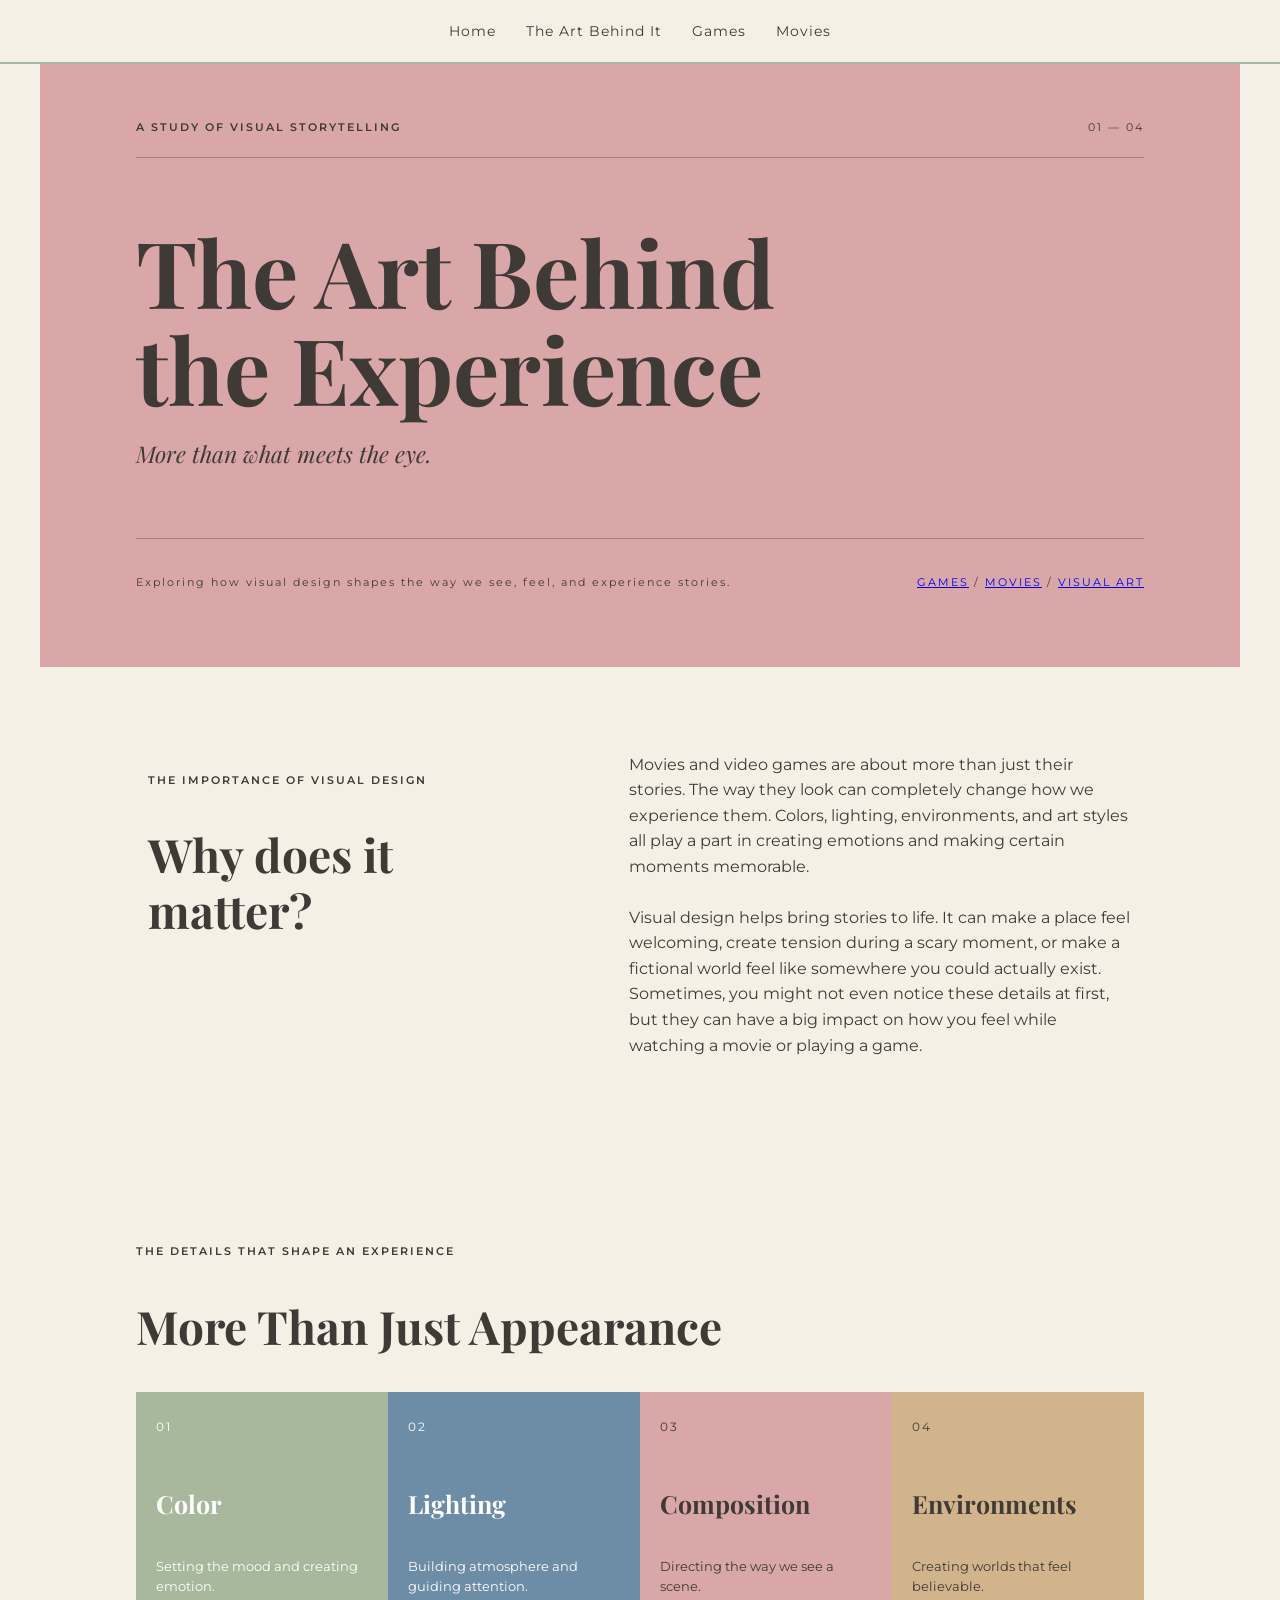
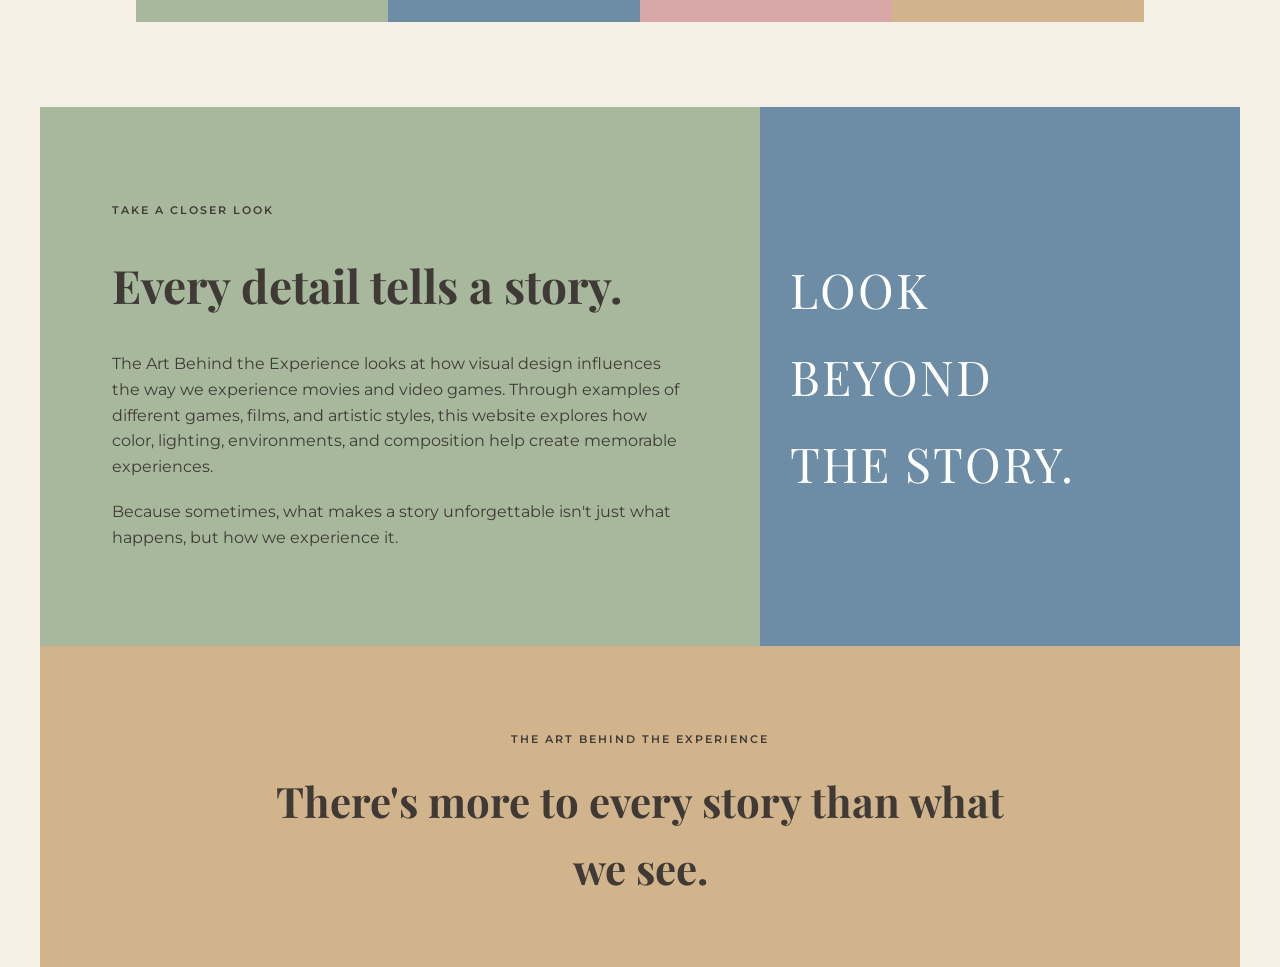
<file: index.html>
<!DOCTYPE html>
<html lang="en">
<head>
    <link href="https://fonts.googleapis.com" rel="preconnect">
    <link href="https://fonts.gstatic.com" rel="preconnect" crossorigin>
    <link href="https://fonts.googleapis.com/css2?family=Montserrat:wght@400;500;600&family=Playfair+Display:wght@500;600;700&display=swap" rel="stylesheet">

    <meta charset="UTF-8">
    <meta name="viewport" content="width=device-width, initial-scale=1.0">

    <title>The Art Behind the Experience</title>
    <link rel="stylesheet" href="styles.css">
</head>

<body>

    <nav>
        <a href="index.html">Home</a>
        <a href="art.html">The Art Behind It</a>
        <a href="games.html">Games</a>
        <a href="movies.html">Movies</a>
    </nav>

    <main class="home-page">

        <!-- MAIN INTRODUCTION -->
        <section class="home-hero">
            <div class="hero-top">
                <p class="eyebrow">A STUDY OF VISUAL STORYTELLING</p>
                <p class="hero-number">01 — 04</p>
            </div>

            <div class="hero-title">
                <h1>The Art Behind<br>the Experience</h1>
                <p class="hero-subtitle">
                    More than what meets the eye.
                </p>
            </div>

            <div class="hero-bottom">
                <p>
                    Exploring how visual design shapes the way
                    we see, feel, and experience stories.
                </p>
<p class="hero-small">
    <a href="games.html">GAMES</a> /
    <a href="movies.html">MOVIES</a> /
    <a href="art.html">VISUAL ART</a>
</p>            </div>
        </section>

        <!-- WHY VISUAL DESIGN MATTERS -->
        <section class="intro-section">

            <div class="intro-heading">
                <p class="eyebrow">THE IMPORTANCE OF VISUAL DESIGN</p>
                <h2>Why does it matter?</h2>
            </div>

            <div class="intro-content">
                <p>
                    Movies and video games are about more than just their
                    stories. The way they look can completely change how
                    we experience them. Colors, lighting, environments,
                    and art styles all play a part in creating emotions
                    and making certain moments memorable.
                </p>

                <p>
                    Visual design helps bring stories to life. It can make
                    a place feel welcoming, create tension during a scary
                    moment, or make a fictional world feel like somewhere
                    you could actually exist. Sometimes, you might not even
                    notice these details at first, but they can have a big
                    impact on how you feel while watching a movie or
                    playing a game.
                </p>
            </div>

        </section>

        <!-- COLOR BLOCKS -->
        <section class="visual-elements">

            <div class="element-heading">
                <p class="eyebrow">THE DETAILS THAT SHAPE AN EXPERIENCE</p>
                <h2>More Than Just Appearance</h2>
            </div>

            <div class="element-grid">

                <div class="element-block color-block-sage">
                    <span>01</span>
                    <h3>Color</h3>
                    <p>Setting the mood and creating emotion.</p>
                </div>

                <div class="element-block color-block-blue">
                    <span>02</span>
                    <h3>Lighting</h3>
                    <p>Building atmosphere and guiding attention.</p>
                </div>

                <div class="element-block color-block-rose">
                    <span>03</span>
                    <h3>Composition</h3>
                    <p>Directing the way we see a scene.</p>
                </div>

                <div class="element-block color-block-sand">
                    <span>04</span>
                    <h3>Environments</h3>
                    <p>Creating worlds that feel believable.</p>
                </div>

            </div>

        </section>

        <!-- WHAT THE WEBSITE EXPLORES -->
        <section class="explore-section">

            <div class="explore-text">
                <p class="eyebrow">TAKE A CLOSER LOOK</p>

                <h2>Every detail tells a story.</h2>

                <p>
                    The Art Behind the Experience looks at how visual
                    design influences the way we experience movies
                    and video games. Through examples of different
                    games, films, and artistic styles, this website
                    explores how color, lighting, environments,
                    and composition help create memorable experiences.
                </p>

                <p>
                    Because sometimes, what makes a story unforgettable
                    isn't just what happens, but how we experience it.
                </p>
            </div>

            <div class="explore-accent">
                <p>LOOK</p>
                <p>BEYOND</p>
                <p>THE STORY.</p>
            </div>

        </section>

        <!-- CLOSING -->
        <section class="home-ending">
            <p class="eyebrow">THE ART BEHIND THE EXPERIENCE</p>
            <h2>There's more to every story than what we see.</h2>
        </section>

    </main>

</body>
</html>
</file>
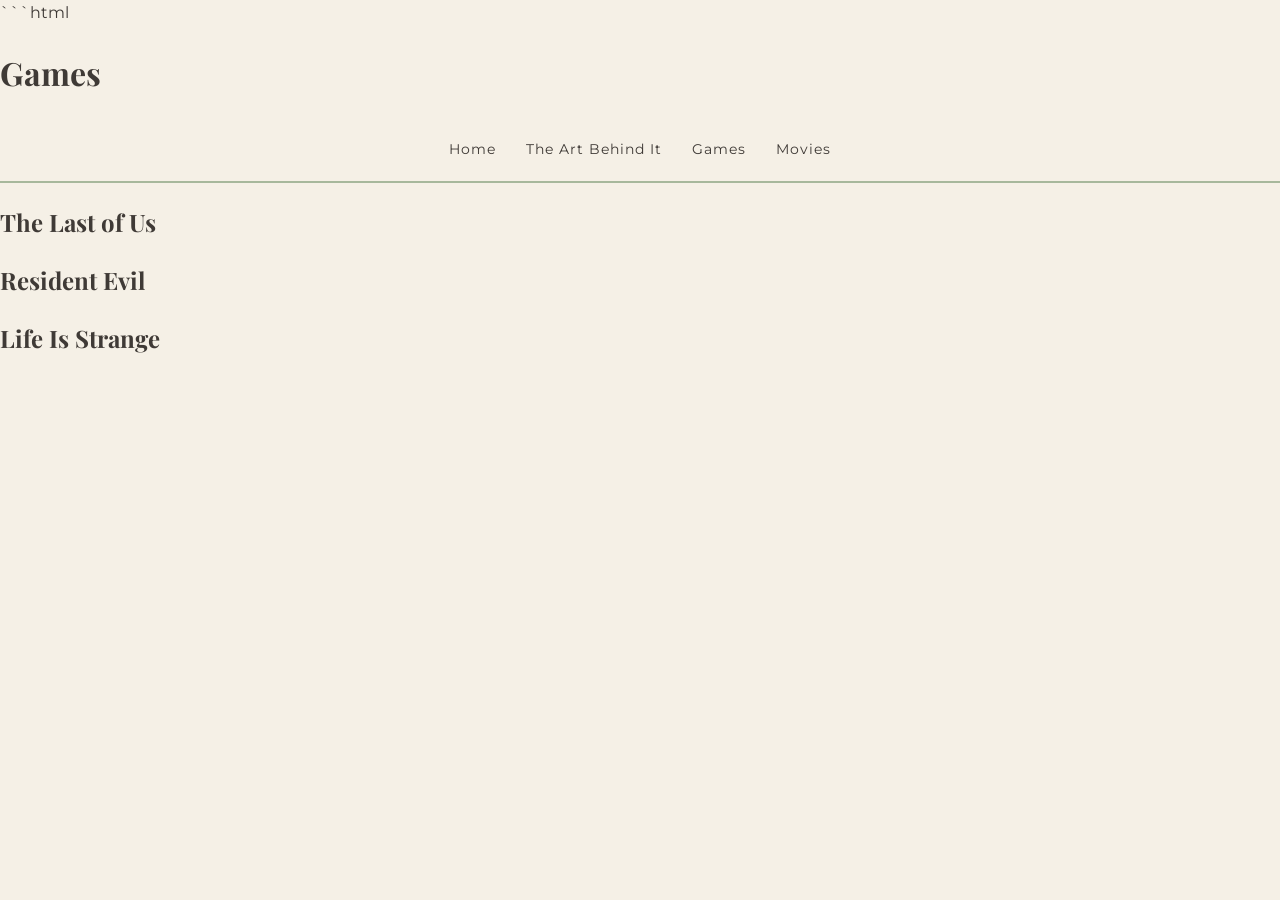
<file: games.html>
```html
<!DOCTYPE html>
<html lang="en">
   <head>
      <link rel="preconnect" href="https://fonts.googleapis.com">
      <link rel="preconnect" href="https://fonts.gstatic.com" crossorigin>
      <link href="https://fonts.googleapis.com/css2?family=Montserrat:wght@400;500;600&family=Playfair+Display:wght@500;600;700&display=swap" rel="stylesheet">
      <meta charset="UTF-8">
      <meta name="viewport" content="width=device-width, initial-scale=1.0">
      <title>Games</title>
      <link rel="stylesheet" href="styles.css">
   </head>

   <body>

      <h1>Games</h1>

      <nav>
         <a href="index.html">Home</a>
         <a href="art.html">The Art Behind It</a>
         <a href="games.html">Games</a>
         <a href="movies.html">Movies</a>
      </nav>

      <h2>The Last of Us</h2>

      <!-- The Last of Us content goes here -->

      <h2>Resident Evil</h2>

      <!-- Resident Evil content goes here -->

      <h2>Life Is Strange</h2>

      <!-- Life Is Strange content goes here -->

   </body>
</html>
</file>
<file: styles.css>
/* ========================================
   THE ART BEHIND THE EXPERIENCE
   MAIN WEBSITE STYLES
======================================== */

/* COLOR PALETTE */

:root {
    --ivory: #F5F0E6;
    --sage: #A7B89C;
    --rose: #D9A7A7;
    --sandstone: #D2B48C;
    --blue: #6D8CA6;
    --text: #3F3A36;
    --muted-text: #6B625B;
}


/* ========================================
   GENERAL WEBSITE STYLING
======================================== */

* {
    box-sizing: border-box;
}

body {
    background-color: var(--ivory);
    color: var(--text);
    font-family: 'Montserrat', sans-serif;
    font-size: 16px;
    line-height: 1.6;
    margin: 0;
    padding: 0;
}

h1,
h2,
h3 {
    font-family: 'Playfair Display', serif;
    color: inherit;
}

h1 {
    margin-bottom: 20px;
}

p {
    margin: 20px 0;
    max-width: 1000px;
}

img {
    max-width: 100%;
    display: block;
}


/* ========================================
   NAVIGATION
======================================== */

nav {
    display: flex;
    justify-content: center;
    align-items: center;
    gap: 30px;
    flex-wrap: wrap;
    padding: 20px;
    background-color: var(--ivory);
    border-bottom: 2px solid var(--sage);
}

nav a {
    color: var(--text);
    text-decoration: none;
    font-size: 14px;
    letter-spacing: 1px;
    transition: color 0.2s ease;
}

nav a:hover {
    color: var(--blue);
}


/* ========================================
   HOMEPAGE
======================================== */

.home-page {
    max-width: 1200px;
    margin: 0 auto;
}


/* MAGAZINE COVER / INTRODUCTION */

.home-hero {
    background-color: var(--rose);
    padding: 35px 8% 55px;
}

.hero-top,
.hero-bottom {
    display: flex;
    justify-content: space-between;
    align-items: center;
    gap: 20px;
}

.hero-top p,
.hero-bottom p {
    font-size: 11px;
    letter-spacing: 2px;
}

.hero-number {
    font-size: 12px;
}

.hero-title {
    padding: 65px 0 45px;
    border-top: 1px solid rgba(63, 58, 54, 0.35);
    border-bottom: 1px solid rgba(63, 58, 54, 0.35);
}

.hero-title h1 {
    font-size: clamp(48px, 8vw, 92px);
    line-height: 1.05;
    margin: 0;
}

.hero-subtitle {
    font-family: 'Playfair Display', serif;
    font-size: 23px;
    font-style: italic;
}

.hero-bottom {
    margin-top: 15px;
}

.hero-small {
    text-align: right;
}


/* WHY VISUAL DESIGN MATTERS */

.intro-section {
    display: grid;
    grid-template-columns: 0.9fr 1.1fr;
    gap: 70px;
    padding: 85px 9%;
    background-color: var(--ivory);
}

.intro-heading h2,
.element-heading h2,
.explore-text h2 {
    font-size: clamp(32px, 4vw, 46px);
    line-height: 1.2;
}

.intro-content p {
    margin-top: 0;
    margin-bottom: 25px;
}


/* SMALL SECTION LABELS */

.eyebrow {
    font-size: 11px;
    font-weight: 600;
    letter-spacing: 2px;
}


/* VISUAL ELEMENTS / COLOR BLOCKS */

.visual-elements {
    background-color: var(--ivory);
    padding: 55px 8% 85px;
}

.element-heading {
    margin-bottom: 35px;
}

.element-grid {
    display: grid;
    grid-template-columns: repeat(4, minmax(0, 1fr));
    gap: 0;
}

.element-block {
    min-height: 230px;
    padding: 25px 20px;
    display: flex;
    flex-direction: column;
    justify-content: space-between;
}

.element-block span {
    font-size: 12px;
    letter-spacing: 2px;
}

.element-block h3 {
    font-size: 25px;
    margin: 20px 0 5px;
}

.element-block p {
    font-size: 13px;
    margin: 0;
}

.color-block-sage {
    background-color: var(--sage);
    color: #FFFFFF;
}

.color-block-blue {
    background-color: var(--blue);
    color: #FFFFFF;
}

.color-block-rose {
    background-color: var(--rose);
    color: var(--text);
}

.color-block-sand {
    background-color: var(--sandstone);
    color: var(--text);
}


/* WHAT THE WEBSITE EXPLORES */

.explore-section {
    display: grid;
    grid-template-columns: 1.2fr 0.8fr;
    background-color: var(--sage);
    align-items: stretch;
}

.explore-text {
    padding: 75px 10%;
}

.explore-accent {
    background-color: var(--blue);
    color: #FFFFFF;
    padding: 45px 30px;
    display: flex;
    flex-direction: column;
    justify-content: center;
}

.explore-accent p {
    font-family: 'Playfair Display', serif;
    font-size: clamp(30px, 4vw, 48px);
    margin: 5px 0;
    letter-spacing: 2px;
}


/* HOMEPAGE CLOSING */

.home-ending {
    background-color: var(--sandstone);
    text-align: center;
    padding: 65px 10%;
}

.home-ending h2 {
    font-size: clamp(28px, 4vw, 42px);
    max-width: 750px;
    margin: 0 auto;
}


/* ========================================
   MOVIES PAGE
======================================== */

.movies-page {
    max-width: 1100px;
    margin: 0 auto;
    padding: 0 20px;
}

.movies-intro {
    margin-bottom: 50px;
}

.movie-section {
    margin-bottom: 60px;
    padding: 35px;
}

.movie-section h2 {
    margin-bottom: 15px;
}

.movie-section h3 {
    margin-top: 30px;
    margin-bottom: 10px;
}


/* MOVIE COLOR SECTIONS */

.movie-section:nth-of-type(even) {
    background-color: var(--sage);
}

.movie-section:nth-of-type(odd) {
    background-color: var(--ivory);
}


/* MOVIE PHOTO GALLERIES */

.movie-gallery {
    display: grid;
    grid-template-columns: repeat(2, minmax(0, 1fr));
    gap: 20px;
    margin: 25px 0;
}

.movie-gallery figure {
    margin: 0;
}

.movie-gallery img {
    width: 100%;
    height: 300px;
    object-fit: cover;
    margin: 0;
    border-radius: 0;
}


/* FEATURED MOVIE IMAGES */

.featured-movie-image {
    max-width: 850px;
    margin: 30px auto;
}

.featured-movie-image figure {
    margin: 0;
}

.featured-movie-image img {
    width: 100%;
    max-height: 450px;
    object-fit: cover;
    margin: 0;
    border-radius: 0;
}


/* IMAGE CAPTIONS */

figcaption,
.image-caption {
    font-size: 13px;
    line-height: 1.5;
    margin-top: 8px;
    color: var(--muted-text);
}


/* YOUTUBE VIDEO */

.video-container {
    position: relative;
    width: 100%;
    max-width: 700px;
    aspect-ratio: 16 / 9;
    margin: 20px 0;
}

.video-container iframe {
    width: 100%;
    height: 100%;
    border: 0;
}


/* ========================================
   MOBILE RESPONSIVE DESIGN
======================================== */

@media (max-width: 700px) {

    /* NAVIGATION */

    nav {
        gap: 15px;
        padding: 15px;
    }

    nav a {
        font-size: 13px;
    }


    /* HOMEPAGE COVER */

    .home-hero {
        padding: 30px 7% 40px;
    }

    .hero-title {
        padding: 45px 0;
    }

    .hero-top,
    .hero-bottom {
        align-items: flex-start;
        flex-direction: column;
        gap: 5px;
    }

    .hero-title h1 {
        font-size: clamp(42px, 11vw, 65px);
    }

    .hero-small {
        text-align: left;
    }


    /* HOMEPAGE INTRODUCTION */

    .intro-section {
        grid-template-columns: 1fr;
        padding: 50px 7%;
        gap: 15px;
    }


    /* COLOR BLOCKS */

    .visual-elements {
        padding: 45px 7%;
    }

    .element-grid {
        grid-template-columns: repeat(2, minmax(0, 1fr));
    }

    .element-block {
        min-height: 190px;
        padding: 20px 15px;
    }


    /* WEBSITE EXPLORATION */

    .explore-section {
        grid-template-columns: 1fr;
    }

    .explore-text {
        padding: 50px 7%;
    }

    .explore-accent {
        padding: 35px 7%;
    }


    /* CLOSING */

    .home-ending {
        padding: 50px 7%;
    }


    /* MOVIES PAGE */

    .movies-page {
        padding: 0 15px;
    }

    .movie-gallery {
        grid-template-columns: 1fr;
    }

    .movie-gallery img {
        height: auto;
    }

    .featured-movie-image img {
        height: auto;
    }

    .movie-section {
        margin-bottom: 35px;
        padding: 25px;
    }
}
</file>
